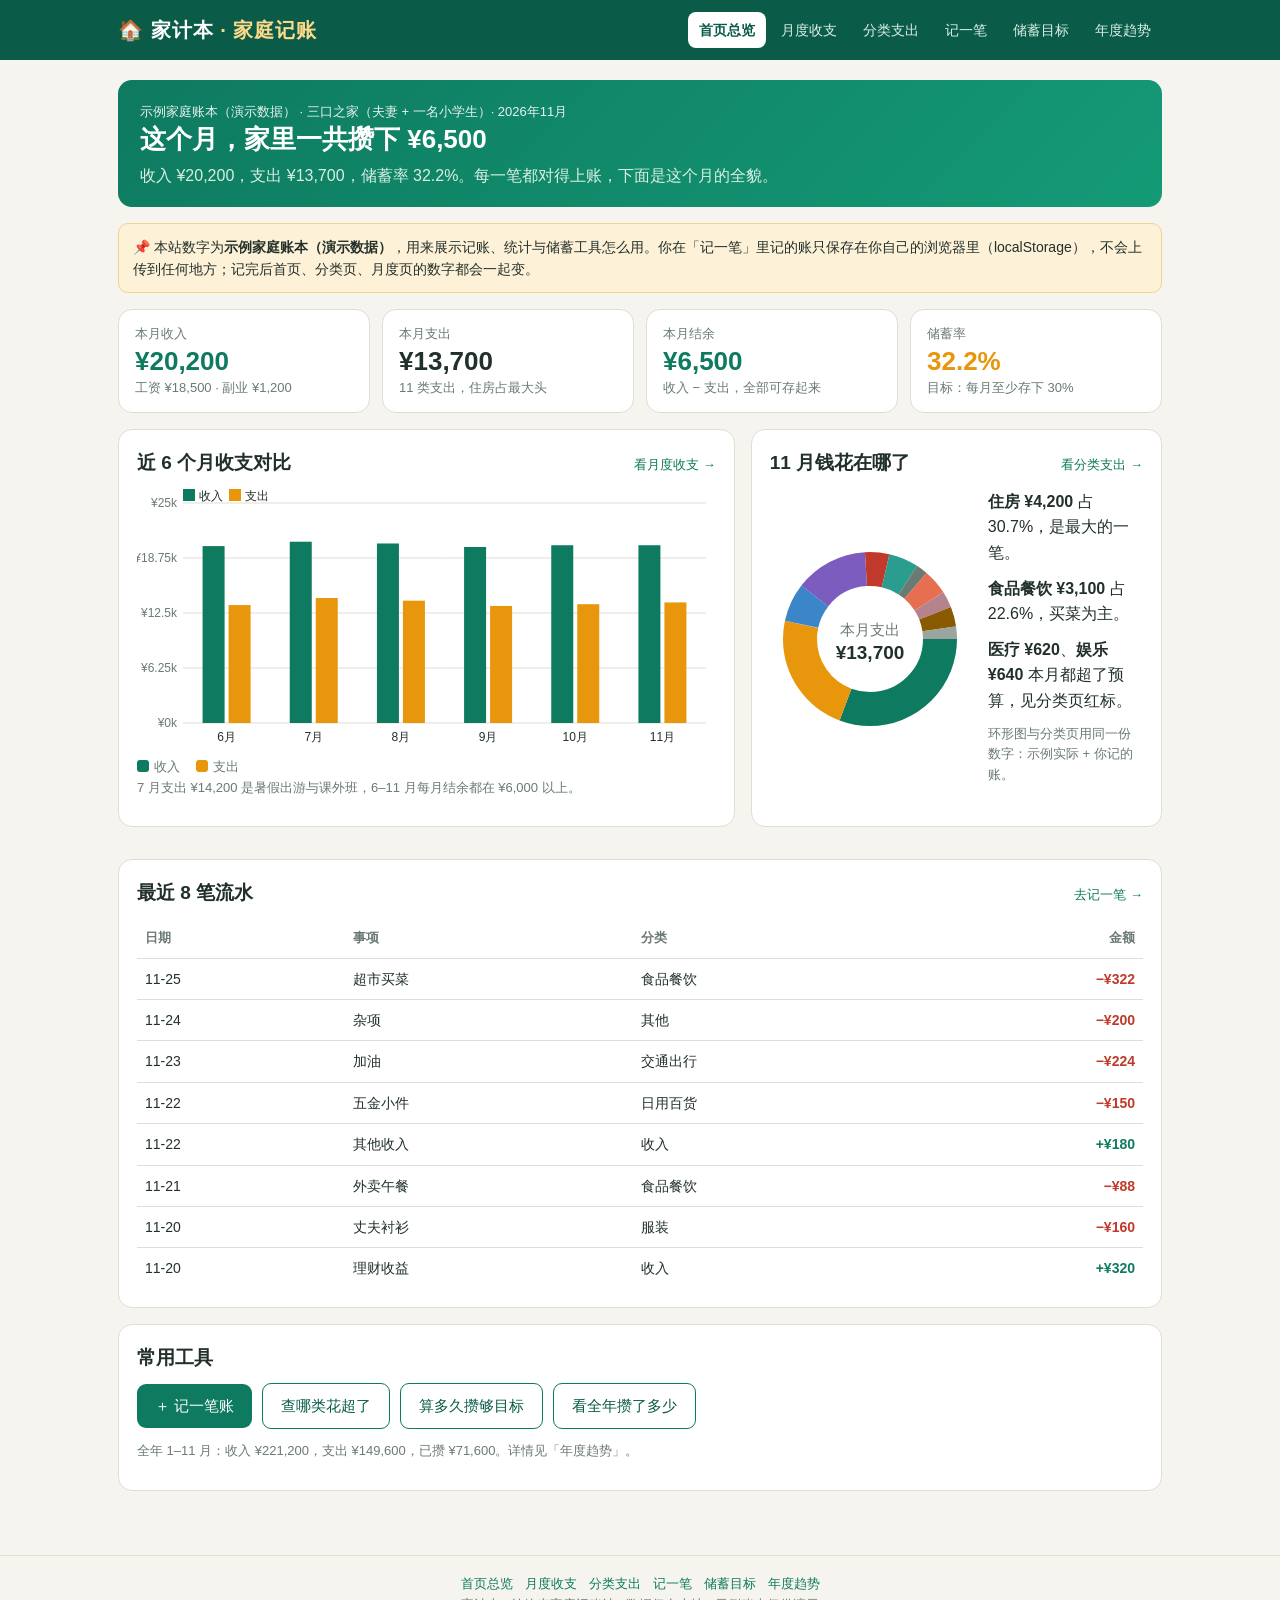
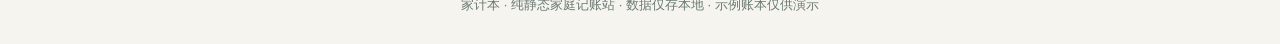
<file: app/index.html>
<!DOCTYPE html>
<html lang="zh-CN">
<head>
<meta charset="utf-8">
<meta name="viewport" content="width=device-width, initial-scale=1">
<title>家计本 · 家庭记账 — 首页</title>
<meta name="description" content="家计本：一个普通中国家庭的记账本。月度收支总览、分类支出、记账录入、储蓄目标、年度趋势，全部离线可用。">
<link rel="stylesheet" href="style.css">
<script src="data.js" defer></script>
<script src="app.js" defer></script>
</head>
<body>
<header class="topbar"><div class="topbar-inner">
  <div class="brand">🏠 家计本 <span>· 家庭记账</span></div>
  <nav>
    <a href="index.html">首页总览</a>
    <a href="overview.html">月度收支</a>
    <a href="categories.html">分类支出</a>
    <a href="add.html">记一笔</a>
    <a href="goals.html">储蓄目标</a>
    <a href="trends.html">年度趋势</a>
  </nav>
</div></header>

<main class="wrap">
  <section class="hero">
    <div class="month">示例家庭账本（演示数据） · 三口之家（夫妻 + 一名小学生）· 2026年11月</div>
    <h1>这个月，家里一共攒下 ¥6,500</h1>
    <p>收入 ¥20,200，支出 ¥13,700，储蓄率 32.2%。每一笔都对得上账，下面是这个月的全貌。</p>
  </section>

  <div class="notice">📌 本站数字为<strong>示例家庭账本（演示数据）</strong>，用来展示记账、统计与储蓄工具怎么用。你在「记一笔」里记的账只保存在你自己的浏览器里（localStorage），不会上传到任何地方；记完后首页、分类页、月度页的数字都会一起变。</div>

  <section class="kpis">
    <div class="kpi good"><div class="label">本月收入</div><div class="value num" id="kpi-income">¥20,200</div><div class="sub">工资 ¥18,500 · 副业 ¥1,200</div></div>
    <div class="kpi"><div class="label">本月支出</div><div class="value num" id="kpi-expense">¥13,700</div><div class="sub">11 类支出，住房占最大头</div></div>
    <div class="kpi good"><div class="label">本月结余</div><div class="value num" id="kpi-save">¥6,500</div><div class="sub" id="kpi-save-sub">收入 − 支出，全部可存起来</div></div>
    <div class="kpi warn"><div class="label">储蓄率</div><div class="value num" id="kpi-rate">32.2%</div><div class="sub">目标：每月至少存下 30%</div></div>
  </section>

  <div class="grid2">
    <section class="card">
      <h2>近 6 个月收支对比 <a class="more" href="overview.html">看月度收支 →</a></h2>
      <canvas id="chart-months" class="chart" role="img" aria-label="近6个月收入与支出对比柱状图"></canvas>
      <div class="legend"><span><i style="background:#0e7a5f"></i>收入</span><span><i style="background:#e8960c"></i>支出</span></div>
      <p class="small">7 月支出 ¥14,200 是暑假出游与课外班，6–11 月每月结余都在 ¥6,000 以上。</p>
    </section>
    <section class="card">
      <h2>11 月钱花在哪了 <a class="more" href="categories.html">看分类支出 →</a></h2>
      <div class="donut-wrap"><div id="donut"></div>
        <div style="flex:1;min-width:150px">
          <p id="donut-note"><strong>住房 ¥4,200</strong> 占 30.7%，是最大的一笔。</p>
          <p><strong>食品餐饮 ¥3,100</strong> 占 22.6%，买菜为主。</p>
          <p><strong>医疗 ¥620</strong>、<strong>娱乐 ¥640</strong> 本月都超了预算，见分类页红标。</p>
          <p class="small">环形图与分类页用同一份数字：示例实际 + 你记的账。</p>
        </div>
      </div>
    </section>
  </div>

  <section class="card">
    <h2>最近 8 笔流水 <a class="more" href="add.html">去记一笔 →</a></h2>
    <table>
      <thead><tr><th>日期</th><th>事项</th><th>分类</th><th class="num">金额</th></tr></thead>
      <tbody id="recent"></tbody>
    </table>
  </section>

  <section class="card">
    <h2>常用工具</h2>
    <div class="btnrow">
      <a class="btn" href="add.html">＋ 记一笔账</a>
      <a class="btn ghost" href="categories.html">查哪类花超了</a>
      <a class="btn ghost" href="goals.html">算多久攒够目标</a>
      <a class="btn ghost" href="trends.html">看全年攒了多少</a>
    </div>
    <p class="small" style="margin-top:12px" id="year-line">全年 1–11 月：收入 ¥221,200，支出 ¥149,600，已攒 ¥71,600。详情见「年度趋势」。</p>
  </section>
</main>

<footer><nav>
  <a href="index.html">首页总览</a><a href="overview.html">月度收支</a><a href="categories.html">分类支出</a><a href="add.html">记一笔</a><a href="goals.html">储蓄目标</a><a href="trends.html">年度趋势</a>
</nav><p>家计本 · 纯静态家庭记账站 · 数据仅存本地 · 示例账本仅供演示</p></footer>

<script>
window.addEventListener("DOMContentLoaded", function () {
  /* KPI：示例数 + 用户自己记的 11 月账（与分类页、月度页同一口径） */
  var t = effectiveMonthTotals("2026-11");
  var save = t.income - t.expense;
  document.getElementById("kpi-income").textContent = fmt(t.income);
  document.getElementById("kpi-expense").textContent = fmt(t.expense);
  document.getElementById("kpi-save").textContent = fmt(save);
  document.getElementById("kpi-rate").textContent = (save / t.income * 100).toFixed(1) + "%";
  document.getElementById("kpi-save-sub").textContent =
    (t.userIncome + t.userExpense > 0)
      ? "含你记的账：收入 +" + fmt(t.userIncome) + "，支出 +" + fmt(t.userExpense)
      : "收入 − 支出，全部可存起来";
  document.querySelector(".hero h1").textContent = "这个月，家里一共攒下 " + fmt(save);

  /* 近 6 个月：11 月一栏同样含用户账，其余月份是示例数 */
  var eff = effectiveMonths(), last6 = eff.slice(-6);
  drawGroupedBars(document.getElementById("chart-months"),
    last6.map(function (m) { return m.label; }),
    last6.map(function (m) { return m.income; }),
    last6.map(function (m) { return m.expense; }), "收入", "支出");

  /* 环形图：合并后的分类实际，与分类页同一份数字 */
  var cats = effectiveCategories("2026-11");
  document.getElementById("donut").innerHTML = donutSVG(
    cats.map(function (c) { return { value: c.actual, color: c.color }; }), 200);
  var top = cats[0];
  document.getElementById("donut-note").innerHTML =
    "<strong>住房 " + fmt(top.actual) + "</strong> 占 " + (top.actual / t.expense * 100).toFixed(1) + "%，是最大的一笔。";

  var rows = allTransactions().slice().sort(function (a, b) { return b.date < a.date ? -1 : 1; }).slice(0, 8);
  document.getElementById("recent").innerHTML = txRows(rows);

  /* 全年行：11 月含用户账 */
  var yi = 0, ye = 0;
  eff.forEach(function (m) { yi += m.income; ye += m.expense; });
  document.getElementById("year-line").textContent =
    "全年 1–11 月：收入 " + fmt(yi) + "，支出 " + fmt(ye) + "，已攒 " + fmt(yi - ye) + "。详情见「年度趋势」。";
});
</script>
</body>
</html>
</file>
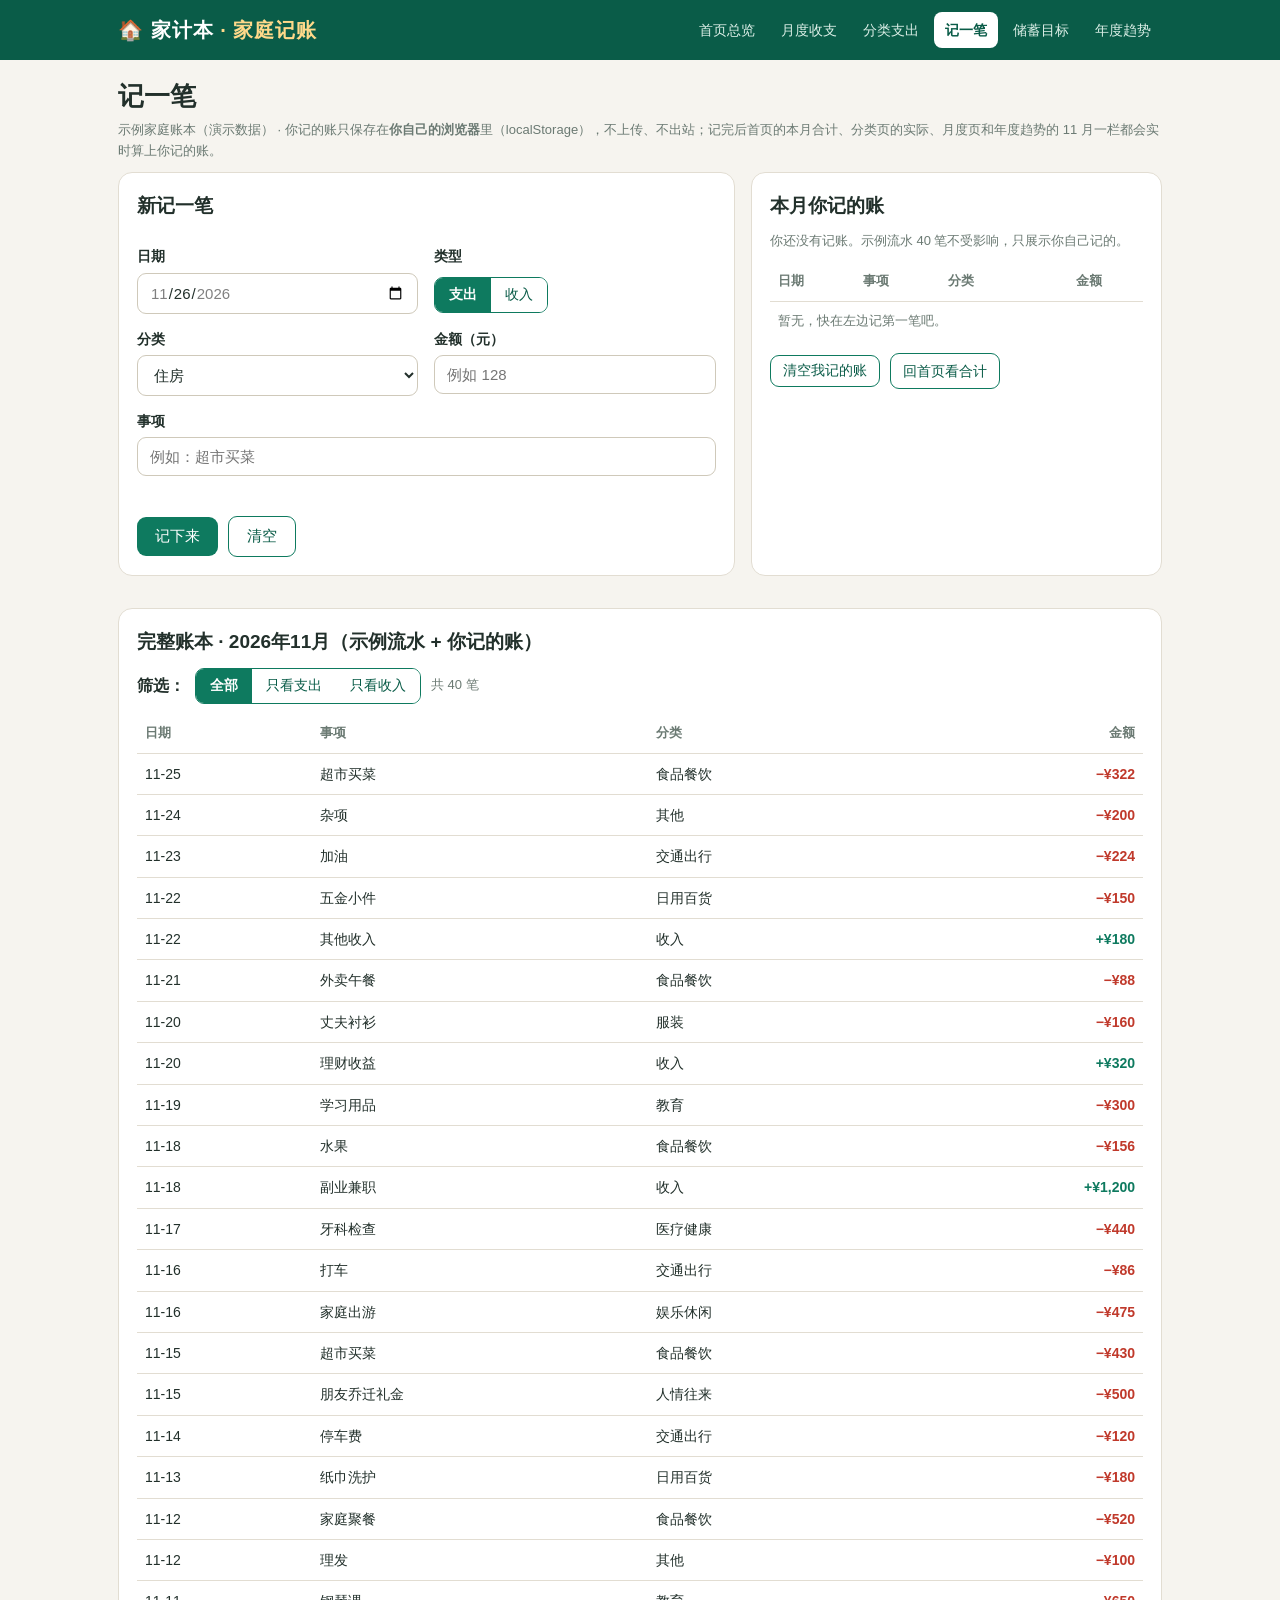
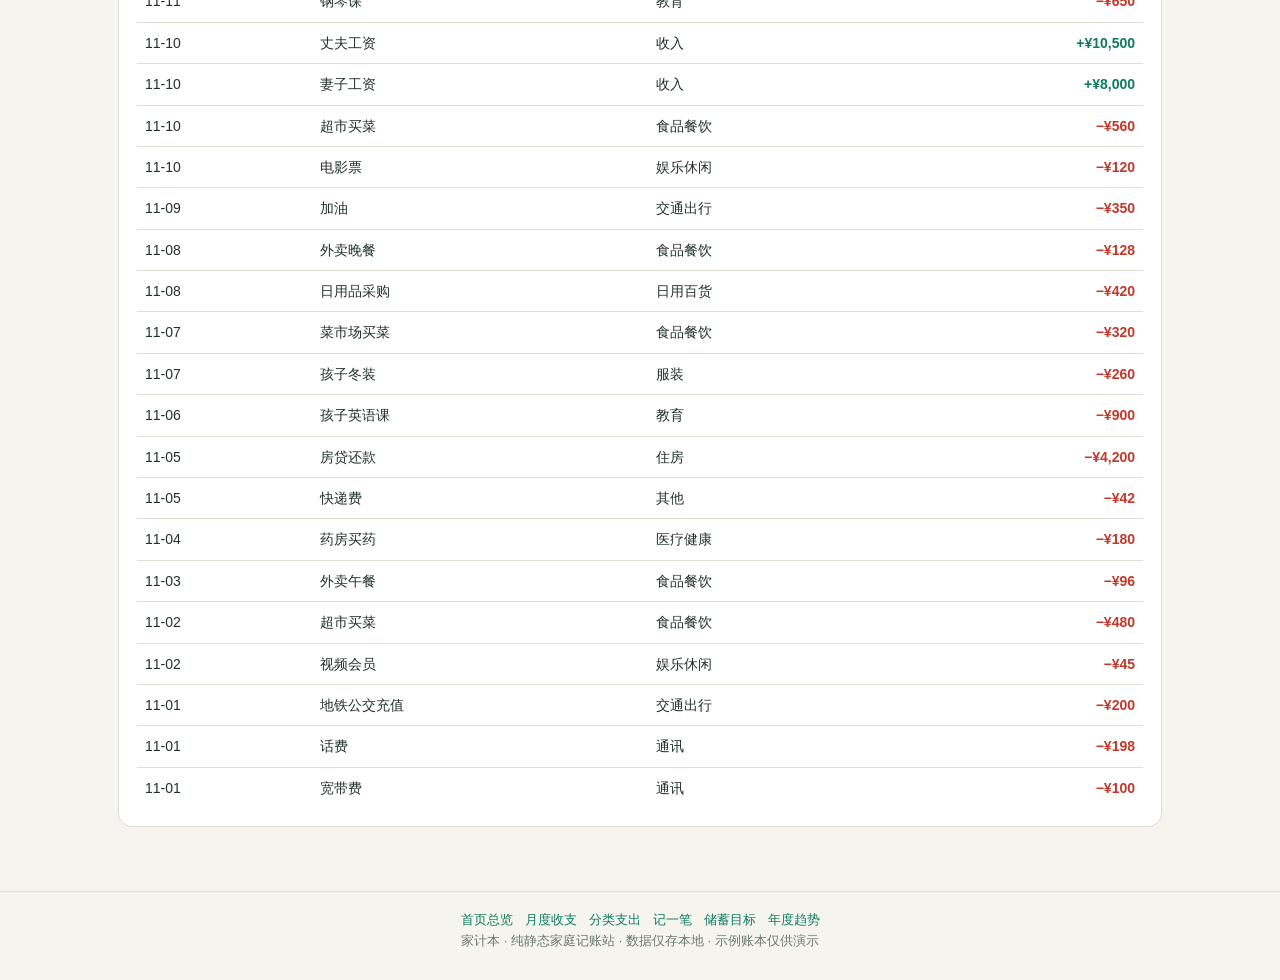
<file: app/add.html>
<!DOCTYPE html>
<html lang="zh-CN">
<head>
<meta charset="utf-8">
<meta name="viewport" content="width=device-width, initial-scale=1">
<title>家计本 · 记一笔</title>
<meta name="description" content="记一笔账：选日期、收支、分类，填金额就入账；账只存在你的浏览器里，随时可删可改。">
<link rel="stylesheet" href="style.css">
<script src="data.js" defer></script>
<script src="app.js" defer></script>
</head>
<body>
<header class="topbar"><div class="topbar-inner">
  <div class="brand">🏠 家计本 <span>· 家庭记账</span></div>
  <nav>
    <a href="index.html">首页总览</a>
    <a href="overview.html">月度收支</a>
    <a href="categories.html">分类支出</a>
    <a href="add.html">记一笔</a>
    <a href="goals.html">储蓄目标</a>
    <a href="trends.html">年度趋势</a>
  </nav>
</div></header>

<main class="wrap">
  <h1>记一笔</h1>
  <p class="small">示例家庭账本（演示数据） · 你记的账只保存在<strong>你自己的浏览器</strong>里（localStorage），不上传、不出站；记完后首页的本月合计、分类页的实际、月度页和年度趋势的 11 月一栏都会实时算上你记的账。</p>

  <div class="grid2">
    <section class="card">
      <h2>新记一笔</h2>
      <form id="entry-form">
        <div class="formgrid">
          <div>
            <label for="f-date">日期</label>
            <input type="date" id="f-date" value="2026-11-26" min="2026-11-01" max="2026-11-30" required>
          </div>
          <div>
            <label>类型</label>
            <div class="seg" id="f-type" style="margin-top:4px">
              <button type="button" data-t="expense" class="on">支出</button>
              <button type="button" data-t="income">收入</button>
            </div>
          </div>
          <div>
            <label for="f-cat">分类</label>
            <select id="f-cat"></select>
          </div>
          <div>
            <label for="f-amount">金额（元）</label>
            <input type="number" id="f-amount" min="0.01" max="1000000" step="0.01" placeholder="例如 128" required>
          </div>
        </div>
        <label for="f-name">事项</label>
        <input type="text" id="f-name" maxlength="30" placeholder="例如：超市买菜" required>
        <p id="form-msg" class="small" style="min-height:20px;margin-top:10px"></p>
        <div class="btnrow">
          <button class="btn" type="submit">记下来</button>
          <button class="btn ghost" type="reset" id="f-reset">清空</button>
        </div>
      </form>
    </section>

    <section class="card">
      <h2>本月你记的账</h2>
      <p class="small" id="my-summary">你还没有记账。示例流水 40 笔不受影响，只展示你自己记的。</p>
      <table>
        <thead><tr><th>日期</th><th>事项</th><th>分类</th><th class="num">金额</th><th></th></tr></thead>
        <tbody id="my-list"></tbody>
      </table>
      <div class="btnrow" style="margin-top:12px">
        <button class="btn ghost small" id="clear-mine" type="button">清空我记的账</button>
        <a class="btn ghost small" href="index.html">回首页看合计</a>
      </div>
    </section>
  </div>

  <section class="card">
    <h2>完整账本 · 2026年11月（示例流水 + 你记的账）</h2>
    <div class="btnrow" style="margin-bottom:10px">
      <span style="font-weight:700">筛选：</span>
      <div class="seg" id="list-filter">
        <button type="button" data-f="all" class="on">全部</button>
        <button type="button" data-f="expense">只看支出</button>
        <button type="button" data-f="income">只看收入</button>
      </div>
      <span class="small" id="list-count"></span>
    </div>
    <table>
      <thead><tr><th>日期</th><th>事项</th><th>分类</th><th class="num">金额</th></tr></thead>
      <tbody id="full-list"></tbody>
    </table>
  </section>
</main>

<footer><nav>
  <a href="index.html">首页总览</a><a href="overview.html">月度收支</a><a href="categories.html">分类支出</a><a href="add.html">记一笔</a><a href="goals.html">储蓄目标</a><a href="trends.html">年度趋势</a>
</nav><p>家计本 · 纯静态家庭记账站 · 数据仅存本地 · 示例账本仅供演示</p></footer>

<script>
/* 记一笔页的本地逻辑：表单、自己记的账列表、完整账本三块。
   注意日期只认 2026-11-01 到 2026-11-30，超出这个月的账不往里记；
   收入只有“收入”一个分类，支出才按 11 类分。 */
let pickedType = "expense";
let pickedFilter = "all";

const $ = function (id) { return document.getElementById(id); };

function byDateDesc(a, b) {
  if (a.date === b.date) return 0;
  return a.date < b.date ? 1 : -1;
}

function rebuildCatSelect() {
  const sel = $("f-cat");
  if (pickedType === "income") {
    sel.innerHTML = `<option value="income">收入</option>`;
    return;
  }
  sel.innerHTML = SAMPLE.categories
    .map((c) => `<option value="${c.key}">${c.name}</option>`)
    .join("");
}

function netText(income, expense) {
  const net = income - expense;
  return net >= 0 ? fmt(net) : "−¥" + Math.abs(net).toLocaleString("zh-CN");
}

function refreshMyEntries() {
  const mine = loadUserEntries();
  let inc = 0, exp = 0;
  mine.forEach((e) => { if (e.type === "income") inc += e.amount; else exp += e.amount; });
  $("my-summary").textContent = mine.length
    ? `你记了 ${mine.length} 笔：收入 ${fmt(inc)}，支出 ${fmt(exp)}，净影响结余 ${netText(inc, exp)}。`
    : "你还没有记账。示例流水 40 笔不受影响，只展示你自己记的。";
  const indexed = mine.map((e, i) => ({ e, i })).sort((a, b) => byDateDesc(a.e, b.e));
  $("my-list").innerHTML = mine.length
    ? indexed.map((o) => {
        const e = o.e;
        const isIncome = e.type === "income";
        return `<tr><td>${e.date.slice(5)}</td><td>${e.name}</td><td>${catName(e.cat)}</td>` +
          `<td class="num ${isIncome ? "pos" : "neg"}">${isIncome ? "+" : "−"}${fmt(e.amount)}</td>` +
          `<td><button class="btn danger" data-i="${o.i}">删除</button></td></tr>`;
      }).join("")
    : `<tr><td colspan="5" class="small">暂无，快在左边记第一笔吧。</td></tr>`;
  document.querySelectorAll("#my-list .btn.danger").forEach((btn) => {
    btn.addEventListener("click", () => {
      const list = loadUserEntries();
      list.splice(parseInt(btn.getAttribute("data-i"), 10), 1);
      saveUserEntries(list);
      refreshMyEntries();
      refreshFullLedger();
    });
  });
}

function refreshFullLedger() {
  let list = allTransactions().slice().sort(byDateDesc);
  if (pickedFilter !== "all") list = list.filter((t) => t.type === pickedFilter);
  $("list-count").textContent = `共 ${list.length} 笔`;
  $("full-list").innerHTML = txRows(list);
}

function markOn(groupSelector, activeBtn) {
  document.querySelectorAll(groupSelector).forEach((x) => x.classList.toggle("on", x === activeBtn));
}

function submitEntry(ev) {
  ev.preventDefault();
  const amount = parseFloat($("f-amount").value);
  const name = $("f-name").value.trim();
  const msg = $("form-msg");
  if (!name || !(amount > 0)) {
    msg.textContent = "请把事项和金额都填好，金额要大于 0。";
    return;
  }
  const list = loadUserEntries();
  list.push({
    date: $("f-date").value,
    type: pickedType,
    cat: $("f-cat").value,
    name: name,
    amount: Math.round(amount * 100) / 100,
  });
  saveUserEntries(list);
  msg.textContent = `✓ 已记下：${name} ${fmt(amount)}。首页、分类页、月度页的合计已同步更新。`;
  $("f-amount").value = "";
  $("f-name").value = "";
  refreshMyEntries();
  refreshFullLedger();
}

window.addEventListener("DOMContentLoaded", () => {
  rebuildCatSelect();
  document.querySelectorAll("#f-type button").forEach((b) => {
    b.addEventListener("click", () => {
      pickedType = b.getAttribute("data-t");
      markOn("#f-type button", b);
      rebuildCatSelect();
    });
  });
  document.querySelectorAll("#list-filter button").forEach((b) => {
    b.addEventListener("click", () => {
      pickedFilter = b.getAttribute("data-f");
      markOn("#list-filter button", b);
      refreshFullLedger();
    });
  });
  $("entry-form").addEventListener("submit", submitEntry);
  $("f-reset").addEventListener("click", () => { $("form-msg").textContent = ""; });
  $("clear-mine").addEventListener("click", () => {
    if (!loadUserEntries().length) return;
    saveUserEntries([]);
    refreshMyEntries();
    refreshFullLedger();
    $("form-msg").textContent = "已清空你记的账，示例流水不受影响。";
  });
  refreshMyEntries();
  refreshFullLedger();
});
</script>
</body>
</html>
</file>
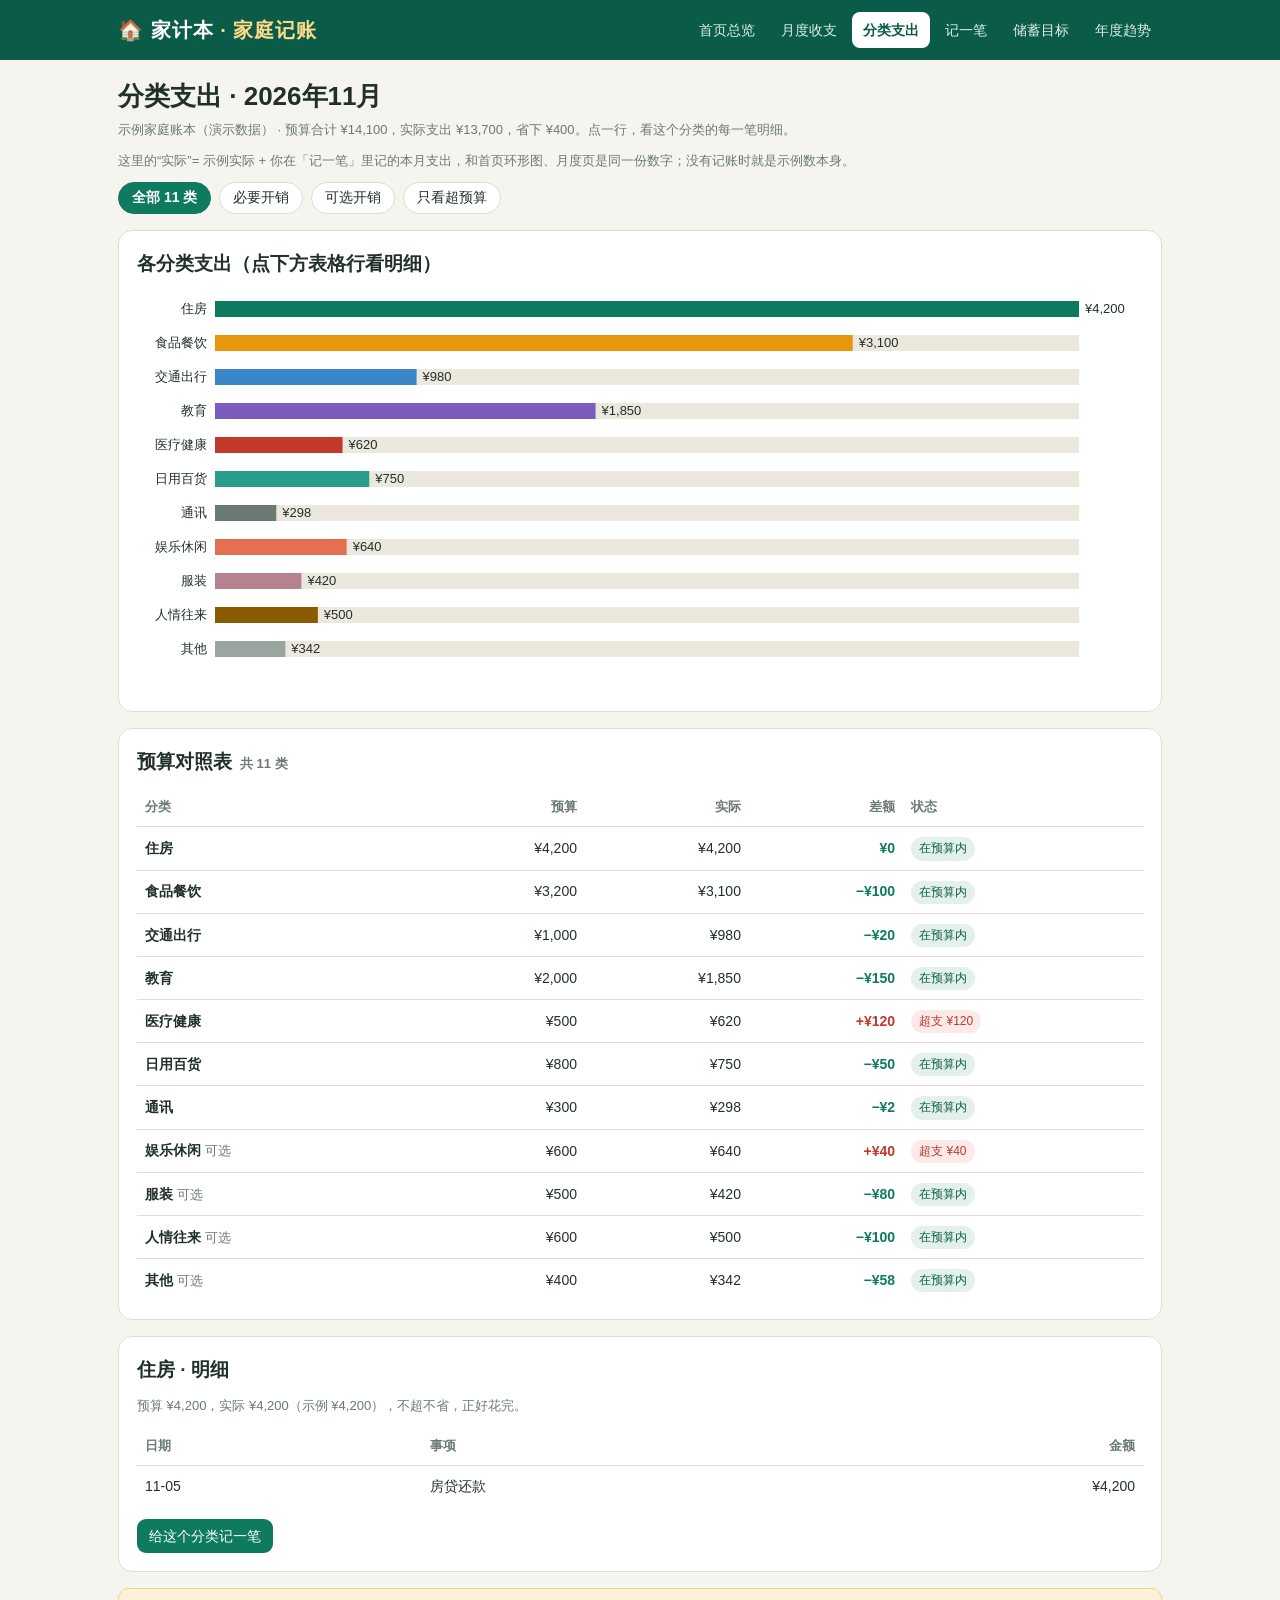
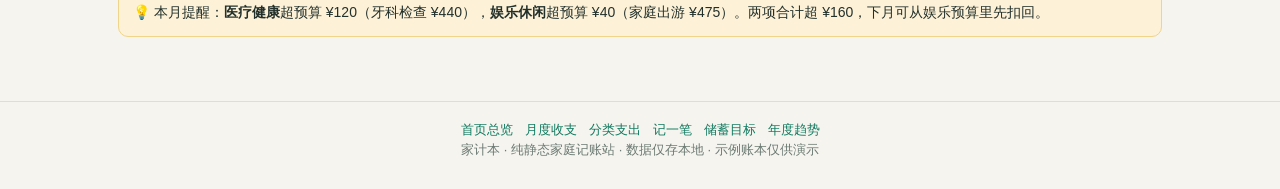
<file: app/categories.html>
<!DOCTYPE html>
<html lang="zh-CN">
<head>
<meta charset="utf-8">
<meta name="viewport" content="width=device-width, initial-scale=1">
<title>家计本 · 分类支出</title>
<meta name="description" content="11 类支出逐项对照预算：哪类超了、超多少、钱花在哪些笔上，点分类看明细。">
<link rel="stylesheet" href="style.css">
<script src="data.js" defer></script>
<script src="app.js" defer></script>
</head>
<body>
<header class="topbar"><div class="topbar-inner">
  <div class="brand">🏠 家计本 <span>· 家庭记账</span></div>
  <nav>
    <a href="index.html">首页总览</a>
    <a href="overview.html">月度收支</a>
    <a href="categories.html">分类支出</a>
    <a href="add.html">记一笔</a>
    <a href="goals.html">储蓄目标</a>
    <a href="trends.html">年度趋势</a>
  </nav>
</div></header>

<main class="wrap">
  <h1>分类支出 · 2026年11月</h1>
  <p class="small" id="cat-head">示例家庭账本（演示数据） · 预算合计 ¥14,100，实际支出 ¥13,700，省下 ¥400。点一行，看这个分类的每一笔明细。</p>
  <p class="small">这里的“实际”= 示例实际 + 你在「记一笔」里记的本月支出，和首页环形图、月度页是同一份数字；没有记账时就是示例数本身。</p>

  <div class="chips" id="filter" style="margin-bottom:16px">
    <button class="chip on" data-f="all">全部 11 类</button>
    <button class="chip" data-f="need">必要开销</button>
    <button class="chip" data-f="opt">可选开销</button>
    <button class="chip" data-f="over">只看超预算</button>
  </div>

  <section class="card">
    <h2>各分类支出（点下方表格行看明细）</h2>
    <canvas id="chart-cats" class="chart" role="img" aria-label="各分类支出横向条形图"></canvas>
  </section>

  <section class="card">
    <h2>预算对照表 <span class="small" id="cat-count"></span></h2>
    <table>
      <thead><tr><th>分类</th><th class="num">预算</th><th class="num">实际</th><th class="num">差额</th><th>状态</th></tr></thead>
      <tbody id="cat-table"></tbody>
    </table>
  </section>

  <section class="card" id="detail-card">
    <h2 id="detail-title">住房 · 明细</h2>
    <p class="small" id="detail-sub">预算 ¥4,200，实际 ¥4,200，不超不省，正好花完。</p>
    <table>
      <thead><tr><th>日期</th><th>事项</th><th class="num">金额</th></tr></thead>
      <tbody id="detail-rows"></tbody>
    </table>
    <div class="btnrow" style="margin-top:12px"><a class="btn small" href="add.html">给这个分类记一笔</a></div>
  </section>

  <div class="notice">💡 本月提醒：<strong>医疗健康</strong>超预算 ¥120（牙科检查 ¥440），<strong>娱乐休闲</strong>超预算 ¥40（家庭出游 ¥475）。两项合计超 ¥160，下月可从娱乐预算里先扣回。</div>
</main>

<footer><nav>
  <a href="index.html">首页总览</a><a href="overview.html">月度收支</a><a href="categories.html">分类支出</a><a href="add.html">记一笔</a><a href="goals.html">储蓄目标</a><a href="trends.html">年度趋势</a>
</nav><p>家计本 · 纯静态家庭记账站 · 数据仅存本地 · 示例账本仅供演示</p></footer>

<script>
var currentFilter = "all";
function filteredCats() {
  return effectiveCategories("2026-11").filter(function (c) {
    if (currentFilter === "need") return c.need;
    if (currentFilter === "opt") return !c.need;
    if (currentFilter === "over") return c.actual > c.budget;
    return true;
  });
}
function renderCats() {
  var list = filteredCats();
  var all = effectiveCategories("2026-11");
  var exp = 0, userExp = 0;
  all.forEach(function (c) { exp += c.actual; userExp += c.userActual; });
  document.getElementById("cat-head").textContent =
    "示例家庭账本（演示数据） · 预算合计 " + fmt(totalBudget()) + "，实际支出 " + fmt(exp) +
    "，" + (exp <= totalBudget() ? "省下 " + fmt(totalBudget() - exp) : "超支 " + fmt(exp - totalBudget())) +
    (userExp > 0 ? "（含你记的账 " + fmt(userExp) + "）" : "") + "。点一行，看这个分类的每一笔明细。";
  document.getElementById("cat-count").textContent = "共 " + list.length + " 类";
  drawHbars(document.getElementById("chart-cats"),
    list.map(function (c) { return { label: c.name, value: c.actual, color: c.color }; }));
  document.getElementById("cat-table").innerHTML = list.map(function (c) {
    var d = c.actual - c.budget, over = d > 0;
    return "<tr data-key=\"" + c.key + "\" style=\"cursor:pointer\"><td><strong>" + c.name + "</strong>" +
      (c.need ? "" : " <span class=\"small\">可选</span>") +
      (c.userActual > 0 ? " <span class=\"small\">含你记的 " + fmt(c.userActual) + "</span>" : "") +
      "</td><td class=\"num\">" + fmt(c.budget) +
      "</td><td class=\"num\">" + fmt(c.actual) + "</td><td class=\"num " + (over ? "neg" : "pos") + "\">" +
      (over ? "+" : d < 0 ? "−" : "") + "¥" + Math.abs(d).toLocaleString("zh-CN") + "</td><td>" +
      (over ? "<span class=\"tag over\">超支 ¥" + d + "</span>" : "<span class=\"tag\">在预算内</span>") + "</td></tr>";
  }).join("");
  document.querySelectorAll("#cat-table tr").forEach(function (tr) {
    tr.addEventListener("click", function () { showDetail(tr.getAttribute("data-key"), true); });
  });
}
function showDetail(key, scroll) {
  var c = effectiveCategories("2026-11").filter(function (x) { return x.key === key; })[0];
  if (!c) return;
  var d = c.actual - c.budget;
  document.getElementById("detail-title").textContent = c.name + " · 明细";
  document.getElementById("detail-sub").textContent = "预算 " + fmt(c.budget) + "，实际 " + fmt(c.actual) +
    "（示例 " + fmt(c.sampleActual) + (c.userActual > 0 ? " + 你记的 " + fmt(c.userActual) : "") + "），" +
    (d > 0 ? "超支 " + fmt(d) + "。" : d < 0 ? "省下 " + fmt(-d) + "。" : "不超不省，正好花完。");
  var rows = allTransactions().filter(function (t) { return t.cat === key; })
    .sort(function (a, b) { return a.date < b.date ? -1 : 1; });
  document.getElementById("detail-rows").innerHTML = rows.length ? rows.map(function (t) {
    return "<tr><td>" + t.date.slice(5) + "</td><td>" + t.name + "</td><td class=\"num\">" + fmt(t.amount) + "</td></tr>";
  }).join("") : "<tr><td colspan=\"3\" class=\"small\">这个分类本月还没有流水，去「记一笔」记第一笔。</td></tr>";
  if (scroll) document.getElementById("detail-card").scrollIntoView({ behavior: "smooth", block: "nearest" });
}
window.addEventListener("DOMContentLoaded", function () {
  document.querySelectorAll("#filter .chip").forEach(function (b) {
    b.addEventListener("click", function () {
      currentFilter = b.getAttribute("data-f");
      document.querySelectorAll("#filter .chip").forEach(function (x) { x.classList.toggle("on", x === b); });
      renderCats();
    });
  });
  renderCats();
  showDetail("housing");
});
</script>
</body>
</html>
</file>
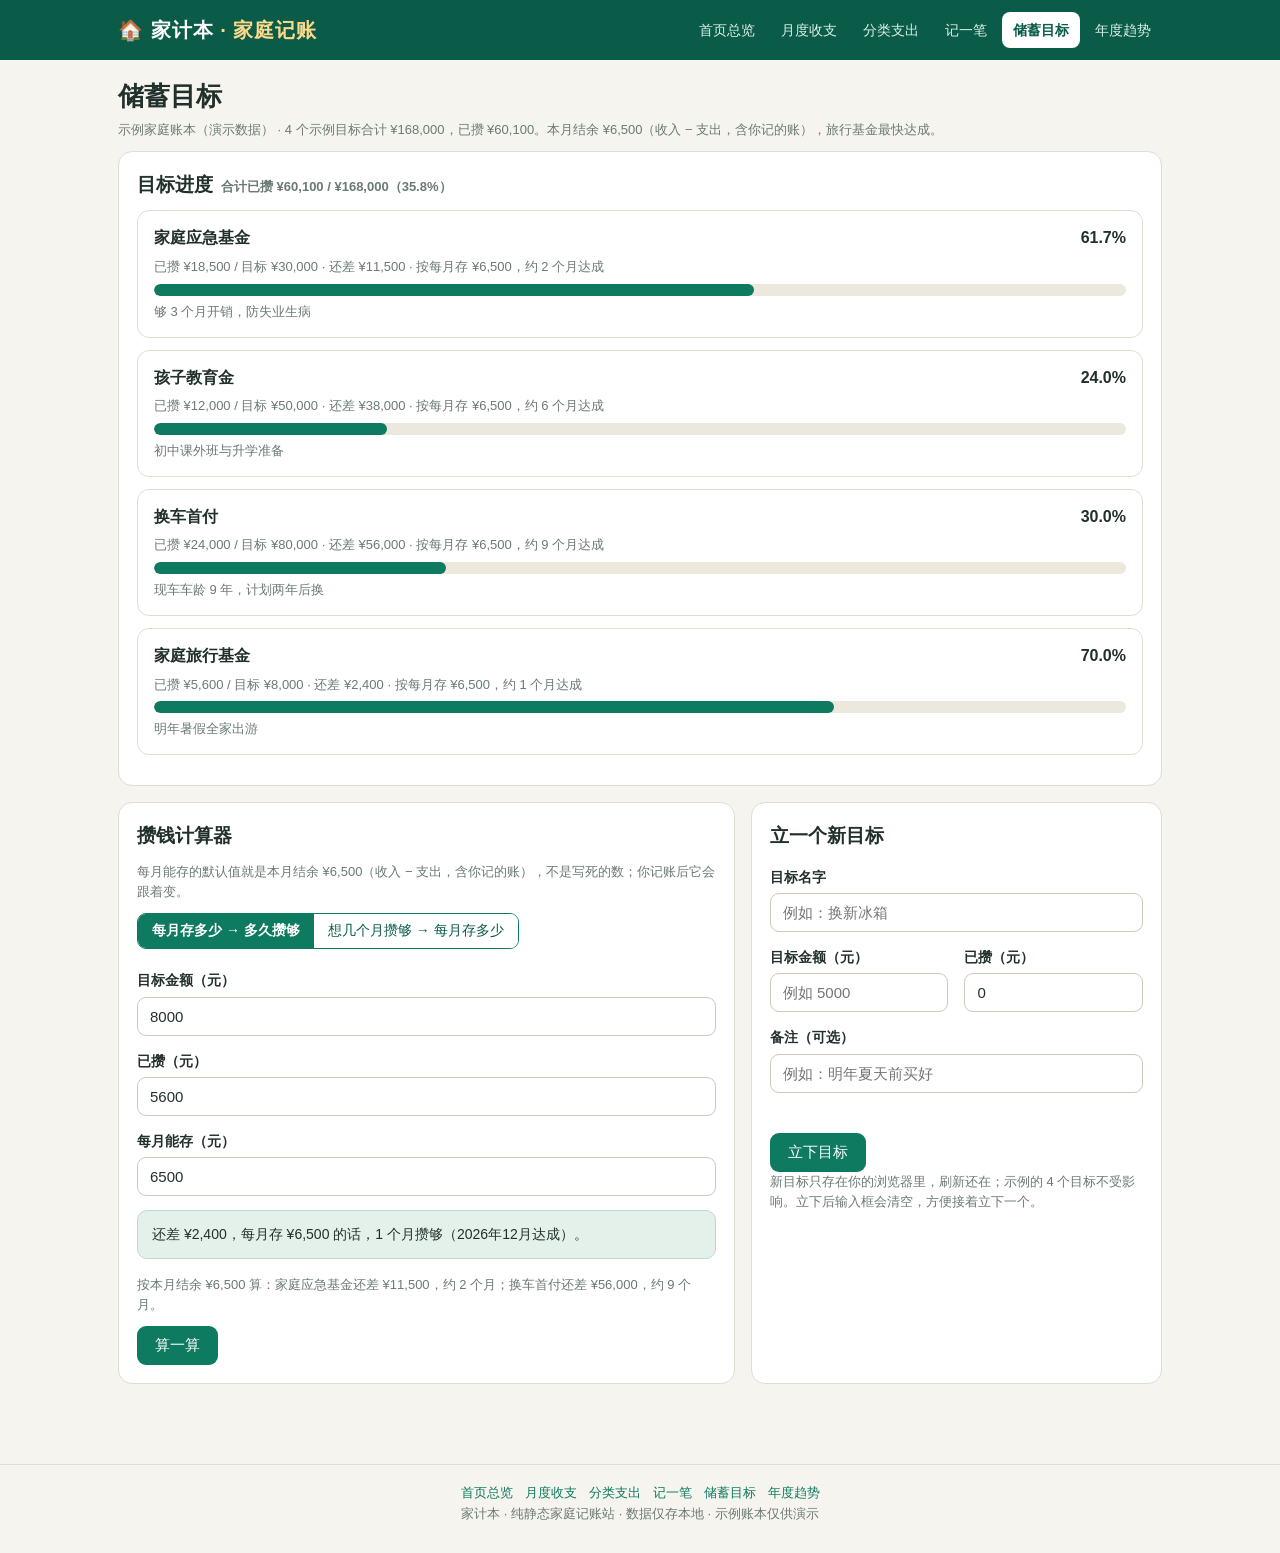
<file: app/goals.html>
<!DOCTYPE html>
<html lang="zh-CN">
<head>
<meta charset="utf-8">
<meta name="viewport" content="width=device-width, initial-scale=1">
<title>家计本 · 储蓄目标</title>
<meta name="description" content="四个储蓄目标的进度：应急基金、教育金、换车首付、旅行基金；算一算每月存多少、多久能攒够。">
<link rel="stylesheet" href="style.css">
<script src="data.js" defer></script>
<script src="app.js" defer></script>
</head>
<body>
<header class="topbar"><div class="topbar-inner">
  <div class="brand">🏠 家计本 <span>· 家庭记账</span></div>
  <nav>
    <a href="index.html">首页总览</a>
    <a href="overview.html">月度收支</a>
    <a href="categories.html">分类支出</a>
    <a href="add.html">记一笔</a>
    <a href="goals.html">储蓄目标</a>
    <a href="trends.html">年度趋势</a>
  </nav>
</div></header>

<main class="wrap">
  <h1>储蓄目标</h1>
  <p class="small" id="goals-head">示例家庭账本（演示数据） · 4 个目标合计 ¥168,000，已攒 ¥60,100。本月结余按现在的收支实时算，旅行基金最快达成。</p>

  <section class="card">
    <h2>目标进度 <span class="small">合计已攒 ¥60,100 / ¥168,000（35.8%）</span></h2>
    <div id="goal-list"></div>
  </section>

  <div class="grid2">
    <section class="card">
      <h2>攒钱计算器</h2>
      <p class="small" id="calc-base">每月能存的默认值，就是本月结余（收入 − 支出，含你记的账），不是写死的数。</p>
      <div class="seg" id="calc-mode" style="margin-bottom:6px">
        <button type="button" data-m="months" class="on">每月存多少 → 多久攒够</button>
        <button type="button" data-m="amount">想几个月攒够 → 每月存多少</button>
      </div>
      <label for="c-target">目标金额（元）</label>
      <input type="number" id="c-target" value="8000" min="100" step="100">
      <label for="c-saved">已攒（元）</label>
      <input type="number" id="c-saved" value="5600" min="0" step="100">
      <label for="c-x" id="c-x-label">每月能存（元）</label>
      <input type="number" id="c-x" min="1" step="100">
      <p id="calc-out" class="notice green" style="margin-top:14px"></p>
      <p class="small" id="calc-hint"></p>
      <div class="btnrow"><button class="btn" id="c-run" type="button">算一算</button></div>
    </section>

    <section class="card">
      <h2>立一个新目标</h2>
      <label for="g-name">目标名字</label>
      <input type="text" id="g-name" maxlength="20" placeholder="例如：换新冰箱">
      <div class="formgrid">
        <div><label for="g-target">目标金额（元）</label><input type="number" id="g-target" min="100" step="100" placeholder="例如 5000"></div>
        <div><label for="g-saved">已攒（元）</label><input type="number" id="g-saved" min="0" step="100" value="0"></div>
      </div>
      <label for="g-note">备注（可选）</label>
      <input type="text" id="g-note" maxlength="40" placeholder="例如：明年夏天前买好">
      <p id="g-msg" class="small" style="min-height:20px;margin-top:10px"></p>
      <div class="btnrow"><button class="btn" id="g-add" type="button">立下目标</button></div>
      <p class="small">新目标只存在你的浏览器里，刷新还在；示例的 4 个目标不受影响。立下后输入框会清空，方便接着立下一个。</p>
    </section>
  </div>
</main>

<footer><nav>
  <a href="index.html">首页总览</a><a href="overview.html">月度收支</a><a href="categories.html">分类支出</a><a href="add.html">记一笔</a><a href="goals.html">储蓄目标</a><a href="trends.html">年度趋势</a>
</nav><p>家计本 · 纯静态家庭记账站 · 数据仅存本地 · 示例账本仅供演示</p></footer>

<script>
/* 储蓄目标页：示例的 4 个目标是死的（存在 data.js 里），自己立的目标
   存在浏览器本地；两拨目标拼在一起展示。
   一条硬规矩：本月结余 ≤ 0 时，到处都只写“本月结余不足”，不做除法——
   结余是 0 或负数时算“几个月攒够”会得出 Infinity 或负数，那是错的。 */
const GOAL_KEY = "jiajiben-goals-v1";
let calcMode = "months";

const $ = (id) => document.getElementById(id);

function readCustomGoals() {
  try {
    const parsed = JSON.parse(localStorage.getItem(GOAL_KEY) || "[]");
    return Array.isArray(parsed) ? parsed : [];
  } catch (e) {
    return [];
  }
}
function combinedGoals() {
  return SAMPLE.goals.concat(readCustomGoals());
}

/* 某个目标离达成还有几个月：已达成是 0，结余不足时不算、返回 null。 */
function monthsToFinish(goal, surplus) {
  const left = goal.target - goal.saved;
  if (left <= 0) return 0;
  if (surplus <= 0) return null;
  return Math.ceil(left / surplus);
}

function paintGoalList() {
  const surplus = currentMonthlySurplus();
  const list = combinedGoals();
  $("goals-head").textContent =
    `示例家庭账本（演示数据） · 4 个示例目标合计 ¥168,000，已攒 ¥60,100。本月结余 ${fmt(surplus)}（收入 − 支出，含你记的账），旅行基金最快达成。`;
  $("goal-list").innerHTML = list.map((g, i) => {
    const pct = Math.min(100, (g.saved / g.target) * 100);
    const left = g.target - g.saved;
    const months = monthsToFinish(g, surplus);
    let tail;
    if (left <= 0) tail = " · 已达成 🎉";
    else if (months === null) tail = " · 本月结余不足";
    else tail = ` · 按每月存 ${fmt(surplus)}，约 ${months} 个月达成`;
    const mine = i >= SAMPLE.goals.length;
    return `<div class="goal"><div class="g-head"><span>${g.name}</span><span class="num">${pct.toFixed(1)}%</span></div>` +
      `<div class="g-num">已攒 ${fmt(g.saved)} / 目标 ${fmt(g.target)} · 还差 ${fmt(Math.max(0, left))}${tail}</div>` +
      `<div class="bar"><i style="width:${pct.toFixed(1)}%"></i></div>` +
      `<div class="small" style="margin-top:6px">${g.note || ""}${mine ? ` <button class="btn danger" data-gi="${i}">删除</button>` : ""}</div></div>`;
  }).join("");
  document.querySelectorAll("#goal-list .btn.danger").forEach((b) => {
    b.addEventListener("click", () => {
      const mine = readCustomGoals();
      mine.splice(parseInt(b.getAttribute("data-gi"), 10) - SAMPLE.goals.length, 1);
      localStorage.setItem(GOAL_KEY, JSON.stringify(mine));
      paintGoalList();
    });
  });
}

/* 计算器下方那行小字：结余不足时只写一句话，不算任何“约几个月”。 */
function refreshCalcHint(surplus) {
  if (surplus <= 0) {
    $("calc-hint").textContent = "本月结余不足";
    return;
  }
  const first = SAMPLE.goals[0];
  const third = SAMPLE.goals[2];
  $("calc-hint").textContent =
    `按本月结余 ${fmt(surplus)} 算：${first.name}还差 ${fmt(first.target - first.saved)}，约 ` +
    `${Math.ceil((first.target - first.saved) / surplus)} 个月；${third.name}还差 ${fmt(third.target - third.saved)}，约 ` +
    `${Math.ceil((third.target - third.saved) / surplus)} 个月。`;
}

function runCalculator() {
  const surplus = currentMonthlySurplus();
  const target = parseFloat($("c-target").value) || 0;
  const saved = parseFloat($("c-saved").value) || 0;
  const x = parseFloat($("c-x").value) || 0;
  const out = $("calc-out");
  if (target <= 0) {
    out.textContent = "请先填目标金额。";
    refreshCalcHint(surplus);
    return;
  }
  if (saved >= target) {
    out.textContent = `🎉 已攒够 ${fmt(target)}，目标达成！`;
    refreshCalcHint(surplus);
    return;
  }
  const left = target - saved;
  if (calcMode === "months") {
    if (x <= 0) {
      out.textContent = "每月能存的金额要大于 0。";
      refreshCalcHint(surplus);
      return;
    }
    const m = Math.ceil(left / x);
    const done = new Date(2026, 11 + m - 1, 1);
    out.textContent = `还差 ${fmt(left)}，每月存 ${fmt(x)} 的话，${m} 个月攒够（${done.getFullYear()}年${done.getMonth() + 1}月达成）。`;
  } else {
    if (x <= 0) {
      out.textContent = "想几个月攒够？填一个大于 0 的月数。";
      refreshCalcHint(surplus);
      return;
    }
    const per = Math.ceil(left / x / 10) * 10;
    const verdict = per <= surplus
      ? "，够！"
      : `，不够，要多攒 ${fmt(per - surplus)} 或延长时间。`;
    out.textContent = `还差 ${fmt(left)}，想 ${x} 个月攒够，每月要存 ${fmt(per)}（本月结余 ${fmt(surplus)}${verdict}）`;
  }
  refreshCalcHint(surplus);
}

window.addEventListener("DOMContentLoaded", () => {
  const surplus = currentMonthlySurplus();
  $("c-x").value = surplus;
  $("calc-base").textContent =
    `每月能存的默认值就是本月结余 ${fmt(surplus)}（收入 − 支出，含你记的账），不是写死的数；你记账后它会跟着变。`;
  paintGoalList();
  document.querySelectorAll("#calc-mode button").forEach((b) => {
    b.addEventListener("click", () => {
      calcMode = b.getAttribute("data-m");
      document.querySelectorAll("#calc-mode button").forEach((x) => x.classList.toggle("on", x === b));
      $("c-x-label").textContent = calcMode === "months" ? "每月能存（元）" : "想几个月攒够";
      $("c-x").value = calcMode === "months" ? surplus : 6;
      runCalculator();
    });
  });
  ["c-target", "c-saved", "c-x"].forEach((id) => {
    $(id).addEventListener("input", runCalculator);
  });
  $("c-run").addEventListener("click", runCalculator);
  $("g-add").addEventListener("click", () => {
    const name = $("g-name").value.trim();
    const target = parseFloat($("g-target").value) || 0;
    const saved = parseFloat($("g-saved").value) || 0;
    const msg = $("g-msg");
    if (!name || target <= 0) {
      msg.textContent = "请填目标名字和大于 0 的目标金额。";
      return;
    }
    const mine = readCustomGoals();
    mine.push({ name, target, saved, note: $("g-note").value.trim() });
    localStorage.setItem(GOAL_KEY, JSON.stringify(mine));
    msg.textContent = `✓ 目标「${name}」已立下。`;
    /* 立下后把四个框全清空，方便接着立下一个 */
    $("g-name").value = "";
    $("g-target").value = "";
    $("g-saved").value = "0";
    $("g-note").value = "";
    paintGoalList();
  });
  runCalculator();
});
</script>
</body>
</html>
</file>
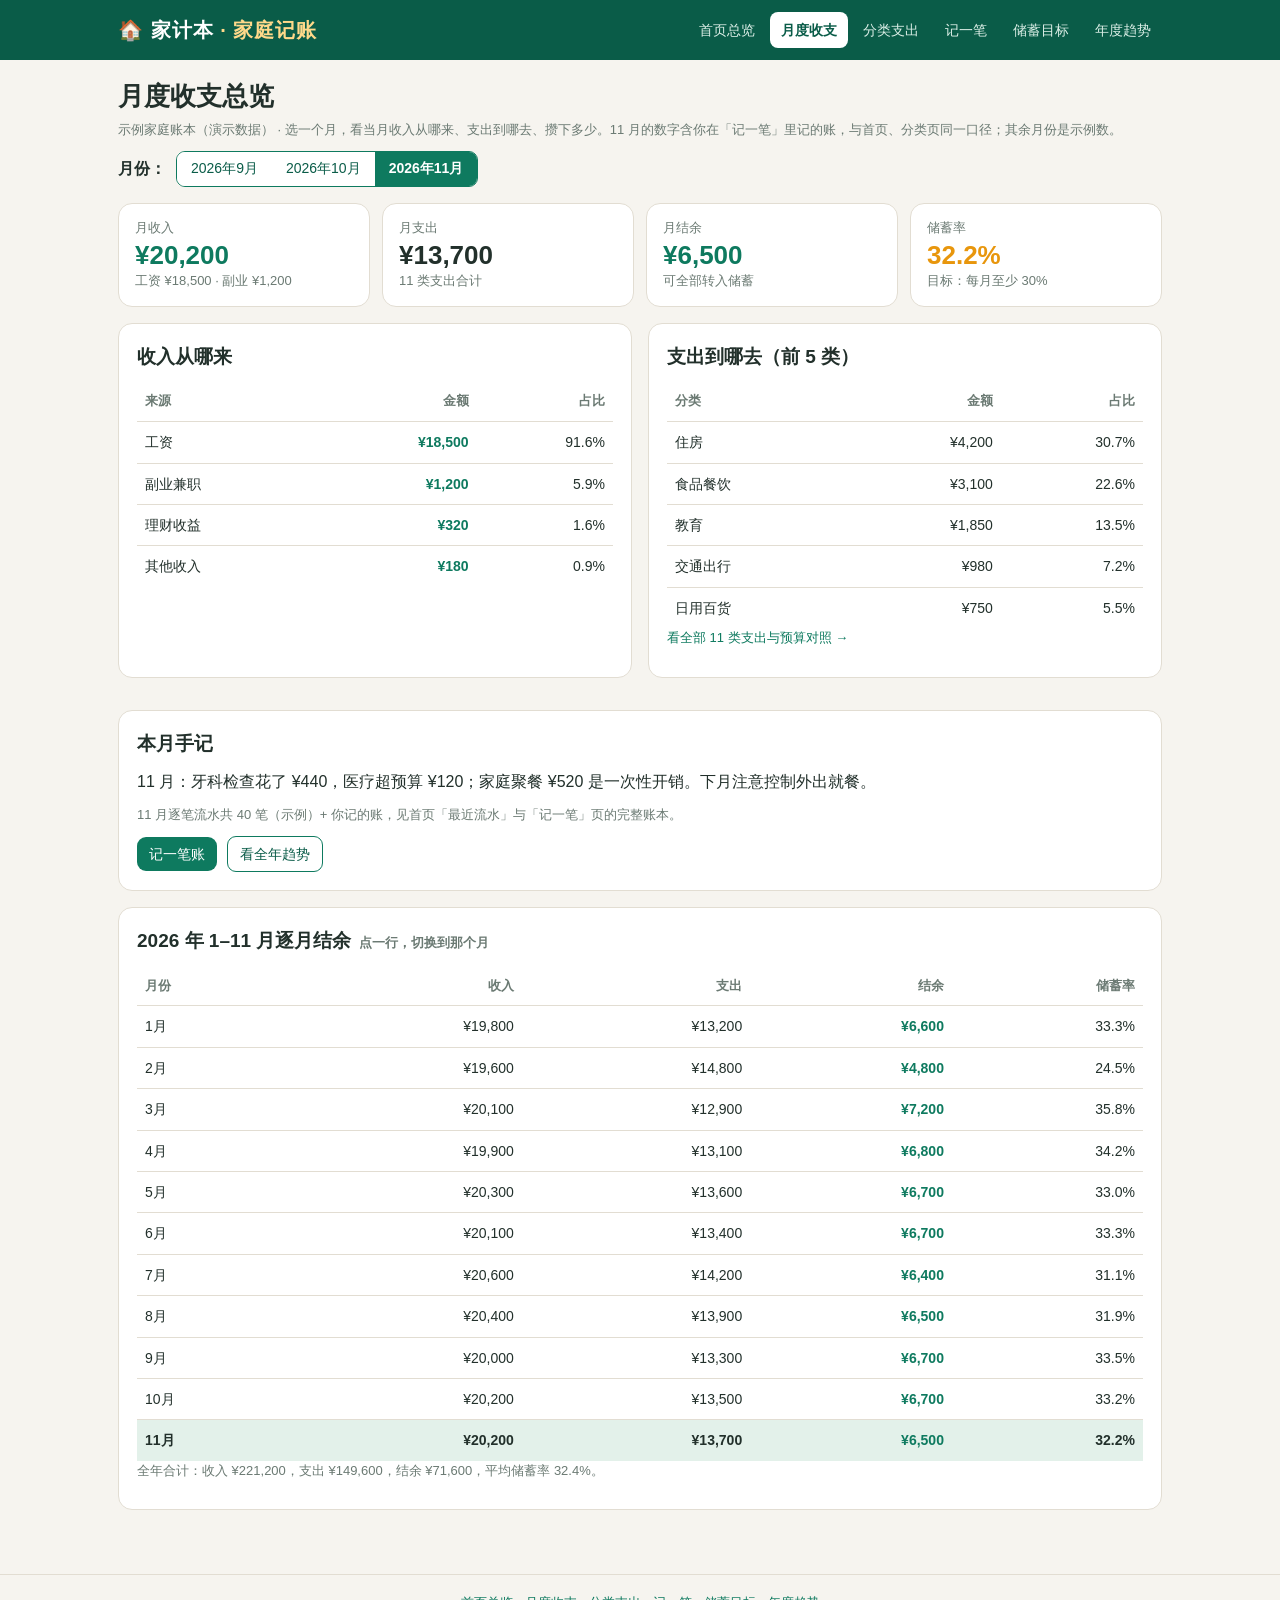
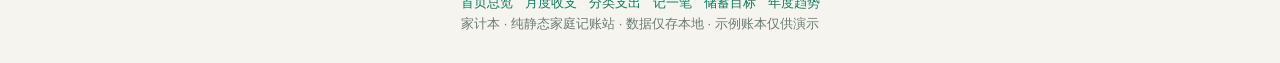
<file: app/overview.html>
<!DOCTYPE html>
<html lang="zh-CN">
<head>
<meta charset="utf-8">
<meta name="viewport" content="width=device-width, initial-scale=1">
<title>家计本 · 月度收支总览</title>
<meta name="description" content="按月查看家庭收入、支出与结余，1–11 月逐月切换，每月收支明细完整可查。">
<link rel="stylesheet" href="style.css">
<script src="data.js" defer></script>
<script src="app.js" defer></script>
</head>
<body>
<header class="topbar"><div class="topbar-inner">
  <div class="brand">🏠 家计本 <span>· 家庭记账</span></div>
  <nav>
    <a href="index.html">首页总览</a>
    <a href="overview.html">月度收支</a>
    <a href="categories.html">分类支出</a>
    <a href="add.html">记一笔</a>
    <a href="goals.html">储蓄目标</a>
    <a href="trends.html">年度趋势</a>
  </nav>
</div></header>

<main class="wrap">
  <h1>月度收支总览</h1>
  <p class="small">示例家庭账本（演示数据） · 选一个月，看当月收入从哪来、支出到哪去、攒下多少。11 月的数字含你在「记一笔」里记的账，与首页、分类页同一口径；其余月份是示例数。</p>

  <div class="btnrow" style="margin-bottom:16px">
    <span style="font-weight:700">月份：</span>
    <div class="seg" id="month-seg">
      <button data-m="2026-09">2026年9月</button>
      <button data-m="2026-10">2026年10月</button>
      <button data-m="2026-11" class="on">2026年11月</button>
    </div>
  </div>

  <section class="kpis">
    <div class="kpi good"><div class="label">月收入</div><div class="value num" id="ov-income">¥20,200</div><div class="sub" id="ov-income-sub">工资 ¥18,500 · 副业 ¥1,200</div></div>
    <div class="kpi"><div class="label">月支出</div><div class="value num" id="ov-expense">¥13,700</div><div class="sub">11 类支出合计</div></div>
    <div class="kpi good"><div class="label">月结余</div><div class="value num" id="ov-save">¥6,500</div><div class="sub" id="ov-save-sub">可全部转入储蓄</div></div>
    <div class="kpi warn"><div class="label">储蓄率</div><div class="value num" id="ov-rate">32.2%</div><div class="sub">目标：每月至少 30%</div></div>
  </section>

  <div class="grid2eq">
    <section class="card">
      <h2>收入从哪来</h2>
      <table><thead><tr><th>来源</th><th class="num">金额</th><th class="num">占比</th></tr></thead>
      <tbody id="inc-table"></tbody></table>
    </section>
    <section class="card">
      <h2>支出到哪去（前 5 类）</h2>
      <table><thead><tr><th>分类</th><th class="num">金额</th><th class="num">占比</th></tr></thead>
      <tbody id="exp-table"></tbody></table>
      <p class="small"><a href="categories.html">看全部 11 类支出与预算对照 →</a></p>
    </section>
  </div>

  <section class="card">
    <h2>本月手记</h2>
    <p id="month-note">11 月：牙科检查花了 ¥440，医疗超预算 ¥120；家庭聚餐 ¥520 是一次性开销。下月注意控制外出就餐。</p>
    <p class="small" id="month-note-2">11 月逐笔流水共 40 笔（示例），见首页「最近流水」与「记一笔」页的完整账本。</p>
    <div class="btnrow"><a class="btn small" href="add.html">记一笔账</a><a class="btn ghost small" href="trends.html">看全年趋势</a></div>
  </section>

  <section class="card">
    <h2>2026 年 1–11 月逐月结余 <span class="small">点一行，切换到那个月</span></h2>
    <table>
      <thead><tr><th>月份</th><th class="num">收入</th><th class="num">支出</th><th class="num">结余</th><th class="num">储蓄率</th></tr></thead>
      <tbody id="year-table"></tbody>
    </table>
    <p class="small" id="year-total">全年合计：收入 ¥221,200，支出 ¥149,600，结余 ¥71,600，平均储蓄率 32.4%。</p>
  </section>
</main>

<footer><nav>
  <a href="index.html">首页总览</a><a href="overview.html">月度收支</a><a href="categories.html">分类支出</a><a href="add.html">记一笔</a><a href="goals.html">储蓄目标</a><a href="trends.html">年度趋势</a>
</nav><p>家计本 · 纯静态家庭记账站 · 数据仅存本地 · 示例账本仅供演示</p></footer>

<script>
/* 9–11 月有逐笔手记的完整明细；1–8 月只有月度合计是示例账本原数，
   分类明细按 11 月的结构同比例分摊（四舍五入后差额进“其他”，合计分毫不差），
   仅供看结构参考，不当逐笔账。 */
var MONTH_DETAIL = {
  "2026-09": {
    income: [["工资", 18500], ["副业兼职", 900], ["理财收益", 310], ["其他收入", 290]],
    cats: [["住房", 4200], ["食品餐饮", 2950], ["交通出行", 940], ["教育", 1750], ["医疗健康", 480], ["日用百货", 720], ["通讯", 298], ["娱乐休闲", 520], ["服装", 380], ["人情往来", 700], ["其他", 362]],
    note: "9 月：开学季，教育支出 ¥1,750；中秋给双方父母各包了红包，人情往来 ¥700 是三个月里最高的。"
  },
  "2026-10": {
    income: [["工资", 18500], ["副业兼职", 1100], ["理财收益", 330], ["其他收入", 270]],
    cats: [["住房", 4200], ["食品餐饮", 3050], ["交通出行", 960], ["教育", 1800], ["医疗健康", 540], ["日用百货", 760], ["通讯", 298], ["娱乐休闲", 580], ["服装", 450], ["人情往来", 500], ["其他", 362]],
    note: "10 月：国庆假期短途出游，娱乐 ¥580；换季给孩子添了秋装，服装 ¥450。结余 ¥6,700，达标。"
  },
  "2026-11": {
    income: [["工资", 18500], ["副业兼职", 1200], ["理财收益", 320], ["其他收入", 180]],
    cats: [["住房", 4200], ["食品餐饮", 3100], ["交通出行", 980], ["教育", 1850], ["医疗健康", 620], ["日用百货", 750], ["通讯", 298], ["娱乐休闲", 640], ["服装", 420], ["人情往来", 500], ["其他", 342]],
    note: "11 月：牙科检查花了 ¥440，医疗超预算 ¥120；家庭聚餐 ¥520 是一次性开销。下月注意控制外出就餐。"
  }
};
function derivedDetail(m) {
  var row = SAMPLE.months.filter(function (x) { return x.m === m; })[0];
  if (!row) return null;
  var base = MONTH_DETAIL["2026-11"];
  var ratio = row.expense / 13700;
  var cats = base.cats.map(function (c) { return [c[0], Math.round(c[1] * ratio)]; });
  var sum = 0; cats.forEach(function (c) { sum += c[1]; });
  cats[cats.length - 1][1] += row.expense - sum; /* 差额进“其他”，合计分毫不差 */
  var rest = row.income - 18500;
  var income = [["工资", 18500], ["副业兼职", Math.round(rest * 0.7)],
    ["理财收益", Math.round(rest * 0.2)], ["其他收入", rest - Math.round(rest * 0.7) - Math.round(rest * 0.2)]];
  return { income: income, cats: cats,
    note: row.label + "：月度合计为示例账本原数（收入 " + fmt(row.income) + "、支出 " +
      fmt(row.expense) + "）；分类明细按 11 月结构同比例分摊，仅供看结构参考，不当逐笔账。" };
}
function monthDetail(m) { return MONTH_DETAIL[m] || derivedDetail(m); }

var currentMonth = "2026-11";
function showMonth(m) {
  currentMonth = m;
  var d = monthDetail(m), inc = 0, exp = 0;
  d.income.forEach(function (x) { inc += x[1]; });
  d.cats.forEach(function (x) { exp += x[1]; });
  /* 11 月：把用户自己记的账算进来，与首页、分类页同一口径 */
  var userNote = "";
  var cats = d.cats;
  var incRows = d.income;
  if (m === "2026-11") {
    var u = userMonthTotals("2026-11");
    inc += u.income; exp += u.expense;
    /* 前 5 类表也要并入用户账：userCatTotals 按分类 key（如 food）汇总，
       d.cats 用中文名，经 SAMPLE.categories 由名查 key 再并入对应分类。
       用局部 cats，不改 MONTH_DETAIL 原表，避免重复切换月份时重复累加。 */
    var uc = userCatTotals("2026-11");
    cats = d.cats.map(function (c) {
      var key = (SAMPLE.categories.filter(function (x) { return x.name === c[0]; })[0] || {}).key;
      return [c[0], c[1] + (uc[key] || 0)];
    });
    if (u.income + u.expense > 0) {
      userNote = "（含你记的账：收入 +" + fmt(u.income) + "，支出 +" + fmt(u.expense) + "）";
      /* 只用局部 incRows，不写回 d.income，避免重复调 showMonth 时重复累加；
         只有真有收入账时才加“你记的收入”行，纯支出时不加 ¥0 收入行。 */
      if (u.income > 0) incRows = d.income.concat([["你记的收入", u.income]]);
    }
  }
  var save = inc - exp;
  document.getElementById("ov-income").textContent = fmt(inc);
  document.getElementById("ov-expense").textContent = fmt(exp);
  document.getElementById("ov-save").textContent = fmt(save);
  document.getElementById("ov-rate").textContent = (save / inc * 100).toFixed(1) + "%";
  document.getElementById("ov-income-sub").textContent =
    "工资 ¥18,500 · 副业 ¥" + d.income[1][1].toLocaleString("zh-CN") + userNote;
  document.getElementById("ov-save-sub").textContent = save >= 6000 ? "可全部转入储蓄" : "低于 6,000 元目标，见储蓄目标页";
  document.getElementById("inc-table").innerHTML = incRows.filter(function (x) { return x[1] > 0; }).map(function (x) {
    return "<tr><td>" + x[0] + "</td><td class=\"num pos\">" + fmt(x[1]) + "</td><td class=\"num\">" + (x[1] / inc * 100).toFixed(1) + "%</td></tr>";
  }).join("");
  var top = cats.slice().sort(function (a, b) { return b[1] - a[1]; }).slice(0, 5);
  document.getElementById("exp-table").innerHTML = top.map(function (x) {
    return "<tr><td>" + x[0] + "</td><td class=\"num\">" + fmt(x[1]) + "</td><td class=\"num\">" + (x[1] / exp * 100).toFixed(1) + "%</td></tr>";
  }).join("");
  document.getElementById("month-note").textContent = d.note + (m === "2026-11" && userNote ? " " + userNote + "。" : "");
  document.getElementById("month-note-2").textContent =
    m === "2026-11" ? "11 月逐笔流水共 40 笔（示例）+ 你记的账，见首页「最近流水」与「记一笔」页的完整账本。"
      : "该月无逐笔流水，只有月度合计与分摊的分类结构；逐笔账只保留了 9–11 月的手记。";
  document.querySelectorAll("#month-seg button").forEach(function (b) {
    b.classList.toggle("on", b.getAttribute("data-m") === m);
  });
  document.querySelectorAll("#year-table tr").forEach(function (tr) {
    tr.classList.toggle("sel", tr.getAttribute("data-m") === m);
  });
}
function renderYearTable() {
  var eff = effectiveMonths();
  document.getElementById("year-table").innerHTML = eff.map(function (m) {
    var s = m.income - m.expense;
    return "<tr class=\"clickable\" data-m=\"" + m.m + "\"><td>" + m.label + "</td><td class=\"num\">" + fmt(m.income) +
      "</td><td class=\"num\">" + fmt(m.expense) + "</td><td class=\"num pos\">" + fmt(s) +
      "</td><td class=\"num\">" + (s / m.income * 100).toFixed(1) + "%</td></tr>";
  }).join("");
  document.querySelectorAll("#year-table tr").forEach(function (tr) {
    tr.addEventListener("click", function () {
      showMonth(tr.getAttribute("data-m"));
      document.querySelector(".kpis").scrollIntoView({ behavior: "smooth", block: "nearest" });
    });
  });
  var yi = 0, ye = 0;
  eff.forEach(function (m) { yi += m.income; ye += m.expense; });
  document.getElementById("year-total").textContent =
    "全年合计：收入 " + fmt(yi) + "，支出 " + fmt(ye) + "，结余 " + fmt(yi - ye) +
    "，平均储蓄率 " + ((yi - ye) / yi * 100).toFixed(1) + "%" +
    (yi !== 221200 || ye !== 149600 ? "（11 月含你记的账）" : "") + "。";
}
window.addEventListener("DOMContentLoaded", function () {
  document.querySelectorAll("#month-seg button").forEach(function (b) {
    b.addEventListener("click", function () { showMonth(b.getAttribute("data-m")); });
  });
  renderYearTable();
  showMonth("2026-11");
});
</script>
</body>
</html>
</file>
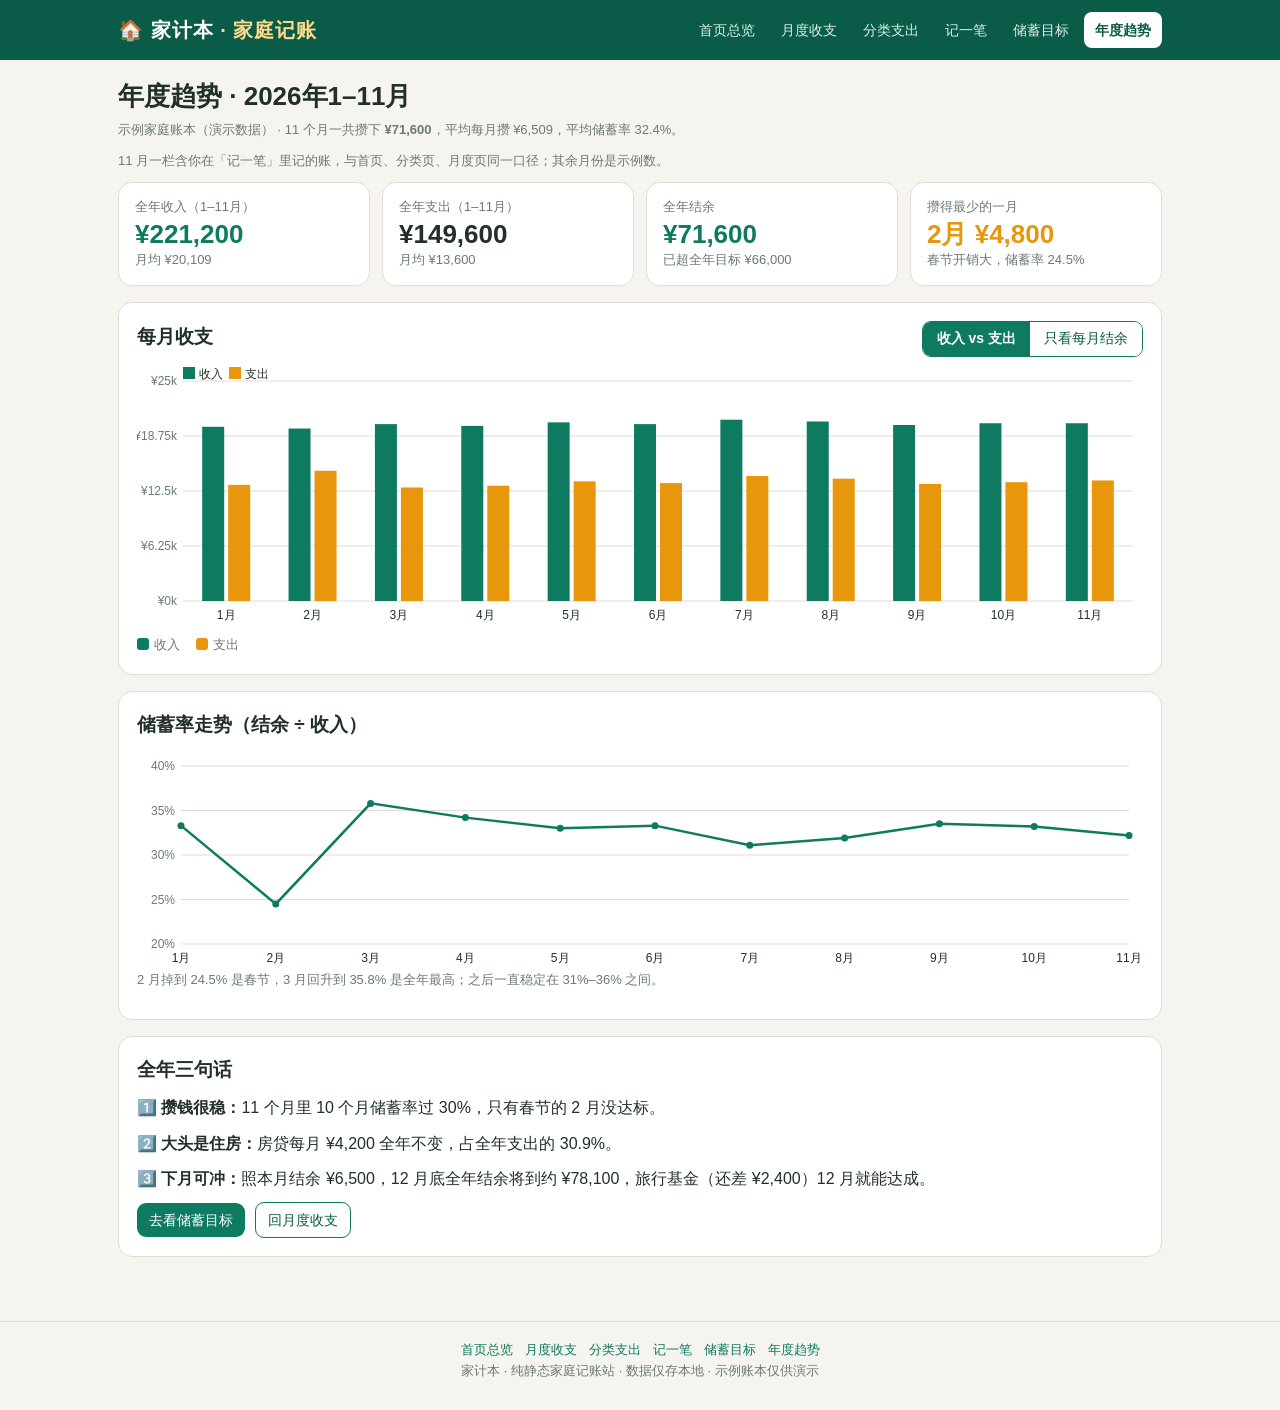
<file: app/trends.html>
<!DOCTYPE html>
<html lang="zh-CN">
<head>
<meta charset="utf-8">
<meta name="viewport" content="width=device-width, initial-scale=1">
<title>家计本 · 年度趋势</title>
<meta name="description" content="2026 年 1–11 月收支趋势：每月收入支出对比、储蓄率曲线、全年攒了多少钱。">
<link rel="stylesheet" href="style.css">
<script src="data.js" defer></script>
<script src="app.js" defer></script>
</head>
<body>
<header class="topbar"><div class="topbar-inner">
  <div class="brand">🏠 家计本 <span>· 家庭记账</span></div>
  <nav>
    <a href="index.html">首页总览</a>
    <a href="overview.html">月度收支</a>
    <a href="categories.html">分类支出</a>
    <a href="add.html">记一笔</a>
    <a href="goals.html">储蓄目标</a>
    <a href="trends.html">年度趋势</a>
  </nav>
</div></header>

<main class="wrap">
  <h1>年度趋势 · 2026年1–11月</h1>
  <p class="small" id="trend-head">示例家庭账本（演示数据） · 11 个月一共攒下 <strong>¥71,600</strong>，平均每月攒 ¥6,509，平均储蓄率 32.4%。</p>
  <p class="small">11 月一栏含你在「记一笔」里记的账，与首页、分类页、月度页同一口径；其余月份是示例数。</p>

  <section class="kpis">
    <div class="kpi good"><div class="label">全年收入（1–11月）</div><div class="value num" id="t-income">¥221,200</div><div class="sub">月均 ¥20,109</div></div>
    <div class="kpi"><div class="label">全年支出（1–11月）</div><div class="value num" id="t-expense">¥149,600</div><div class="sub">月均 ¥13,600</div></div>
    <div class="kpi good"><div class="label">全年结余</div><div class="value num" id="t-save">¥71,600</div><div class="sub">已超全年目标 ¥66,000</div></div>
    <div class="kpi warn"><div class="label">攒得最少的一月</div><div class="value num">2月 ¥4,800</div><div class="sub">春节开销大，储蓄率 24.5%</div></div>
  </section>

  <section class="card">
    <h2>每月收支
      <span class="more"><span class="seg" id="trend-mode">
        <button type="button" data-m="both" class="on">收入 vs 支出</button>
        <button type="button" data-m="save">只看每月结余</button>
      </span></span>
    </h2>
    <canvas id="chart-year" class="chart" role="img" aria-label="2026年每月收支柱状图"></canvas>
    <div class="legend" id="trend-legend"><span><i style="background:#0e7a5f"></i>收入</span><span><i style="background:#e8960c"></i>支出</span></div>
  </section>

  <section class="card">
    <h2>储蓄率走势（结余 ÷ 收入）</h2>
    <canvas id="chart-rate" class="chart" role="img" aria-label="每月储蓄率折线图"></canvas>
    <p class="small">2 月掉到 24.5% 是春节，3 月回升到 35.8% 是全年最高；之后一直稳定在 31%–36% 之间。</p>
  </section>

  <section class="card">
    <h2>全年三句话</h2>
    <p>1️⃣ <strong>攒钱很稳：</strong>11 个月里 10 个月储蓄率过 30%，只有春节的 2 月没达标。</p>
    <p>2️⃣ <strong>大头是住房：</strong>房贷每月 ¥4,200 全年不变，占全年支出的 30.9%。</p>
    <p id="trend-third">3️⃣ <strong>下月可冲：</strong>照每月 ¥6,500 的结余，12 月底全年结余将到约 ¥78,100，旅行基金（还差 ¥2,400）12 月就能达成。</p>
    <div class="btnrow"><a class="btn small" href="goals.html">去看储蓄目标</a><a class="btn ghost small" href="overview.html">回月度收支</a></div>
  </section>
</main>

<footer><nav>
  <a href="index.html">首页总览</a><a href="overview.html">月度收支</a><a href="categories.html">分类支出</a><a href="add.html">记一笔</a><a href="goals.html">储蓄目标</a><a href="trends.html">年度趋势</a>
</nav><p>家计本 · 纯静态家庭记账站 · 数据仅存本地 · 示例账本仅供演示</p></footer>

<script>
function drawSaveBars(cv, labels, vals) {
  var s = setupCanvas(cv, 260), ctx = s.ctx, W = s.w, H = s.h;
  var padL = 46, padR = 10, padT = 14, padB = 26;
  var max = 0; vals.forEach(function (v) { if (v > max) max = v; });
  max = Math.ceil(max / 1000) * 1000;
  ctx.font = "12px sans-serif"; ctx.fillStyle = "#6b7a73"; ctx.strokeStyle = "#e2ddd2";
  for (var g = 0; g <= 4; g++) {
    var y = padT + (H - padT - padB) * g / 4, val = max * (1 - g / 4);
    ctx.beginPath(); ctx.moveTo(padL, y); ctx.lineTo(W - padR, y); ctx.stroke();
    ctx.textAlign = "right"; ctx.fillText("¥" + (val / 1000) + "k", padL - 6, y + 4);
  }
  var cw = (W - padL - padR) / labels.length;
  labels.forEach(function (lb, i) {
    var h = (H - padT - padB) * vals[i] / max, bw = Math.min(30, cw - 16);
    ctx.fillStyle = "#0e7a5f";
    ctx.fillRect(padL + i * cw + (cw - bw) / 2, H - padB - h, bw, h);
    ctx.fillStyle = "#22302b"; ctx.textAlign = "center";
    ctx.fillText(lb, padL + i * cw + cw / 2, H - 8);
  });
}
var mode = "both";
function renderYear() {
  var months = effectiveMonths(); /* 11 月含用户账，其余为示例数 */
  var labels = months.map(function (m) { return m.label; });
  if (mode === "both") {
    drawGroupedBars(document.getElementById("chart-year"), labels,
      months.map(function (m) { return m.income; }),
      months.map(function (m) { return m.expense; }), "收入", "支出");
    document.getElementById("trend-legend").innerHTML =
      "<span><i style=\"background:#0e7a5f\"></i>收入</span><span><i style=\"background:#e8960c\"></i>支出</span>";
  } else {
    drawSaveBars(document.getElementById("chart-year"), labels,
      months.map(function (m) { return m.income - m.expense; }));
    document.getElementById("trend-legend").innerHTML =
      "<span><i style=\"background:#0e7a5f\"></i>每月结余（收入 − 支出）</span>";
  }
}
window.addEventListener("DOMContentLoaded", function () {
  var months = effectiveMonths();
  var yi = 0, ye = 0;
  months.forEach(function (m) { yi += m.income; ye += m.expense; });
  document.getElementById("t-income").textContent = fmt(yi);
  document.getElementById("t-expense").textContent = fmt(ye);
  document.getElementById("t-save").textContent = fmt(yi - ye);
  document.getElementById("trend-head").innerHTML =
    "示例家庭账本（演示数据） · 11 个月一共攒下 <strong>" + fmt(yi - ye) + "</strong>，平均每月攒 " +
    fmt(Math.round((yi - ye) / 11)) + "，平均储蓄率 " + ((yi - ye) / yi * 100).toFixed(1) + "%。";
  var surplus = currentMonthlySurplus();
  document.getElementById("trend-third").innerHTML =
    "3️⃣ <strong>下月可冲：</strong>照本月结余 " + fmt(surplus) + "，12 月底全年结余将到约 " +
    fmt(yi - ye + surplus) + "，旅行基金（还差 " + fmt(8000 - 5600) + "）12 月就能达成。";
  document.querySelectorAll("#trend-mode button").forEach(function (b) {
    b.addEventListener("click", function () {
      mode = b.getAttribute("data-m");
      document.querySelectorAll("#trend-mode button").forEach(function (x) { x.classList.toggle("on", x === b); });
      renderYear();
    });
  });
  renderYear();
  drawLine(document.getElementById("chart-rate"),
    months.map(function (m) { return m.label; }),
    months.map(function (m) { return +((m.income - m.expense) / m.income * 100).toFixed(1); }), "%");
});
</script>
</body>
</html>
</file>
<file: app/style.css>
/* 家计本 · 家庭记账 — 全站样式（纯本地，无外部引用） */
:root{
  --green:#0e7a5f; --green-dark:#0a5c48; --green-soft:#e3f1ea;
  --amber:#e8960c; --amber-soft:#fdf1d7; --red:#c0392b; --red-soft:#fbeae7;
  --ink:#22302b; --muted:#6b7a73; --line:#e2ddd2; --paper:#f6f4ef;
  --card:#ffffff; --radius:14px;
}
*{box-sizing:border-box}
html{-webkit-text-size-adjust:100%}
body{margin:0;font-family:-apple-system,BlinkMacSystemFont,"PingFang SC","Hiragino Sans GB","Microsoft YaHei","Noto Sans SC",sans-serif;background:var(--paper);color:var(--ink);line-height:1.6}
a{color:var(--green);text-decoration:none}
a:hover{text-decoration:underline}
h1{font-size:26px;line-height:1.3;margin:0 0 6px}
h2{font-size:19px;margin:0 0 10px}
h3{font-size:16px;margin:0 0 8px}
p{margin:0 0 10px}
.small{font-size:13px;color:var(--muted)}
.num{font-variant-numeric:tabular-nums}

/* 顶栏 */
.topbar{background:var(--green-dark);color:#fff;position:sticky;top:0;z-index:20}
.topbar-inner{max-width:1080px;margin:0 auto;padding:12px 18px;display:flex;align-items:center;gap:16px;flex-wrap:wrap}
.brand{font-size:20px;font-weight:800;letter-spacing:1px;white-space:nowrap}
.brand span{color:#ffd98a}
.topbar nav{display:flex;gap:4px;flex-wrap:wrap;margin-left:auto}
.topbar nav a{color:#dcefe7;padding:7px 11px;border-radius:8px;font-size:14px;white-space:nowrap}
.topbar nav a:hover{background:rgba(255,255,255,.14);text-decoration:none}
.topbar nav a.active{background:#fff;color:var(--green-dark);font-weight:700}

/* 布局 */
.wrap{max-width:1080px;margin:0 auto;padding:20px 18px 48px}
.hero{background:linear-gradient(135deg,#0e7a5f,#149a76);color:#fff;border-radius:var(--radius);padding:22px 22px 18px;margin-bottom:16px}
.hero h1{color:#fff}
.hero p{color:#d8efe4;margin-bottom:0}
.hero .month{font-size:13px;opacity:.9}
.kpis{display:grid;grid-template-columns:repeat(4,1fr);gap:12px;margin-bottom:16px}
.kpi{background:var(--card);border:1px solid var(--line);border-radius:var(--radius);padding:14px 16px}
.kpi .label{font-size:13px;color:var(--muted)}
.kpi .value{font-size:26px;font-weight:800;line-height:1.25}
.kpi .sub{font-size:13px;color:var(--muted)}
.kpi.good .value{color:var(--green)}
.kpi.warn .value{color:var(--amber)}
.grid2{display:grid;grid-template-columns:1.2fr .8fr;gap:16px;margin-bottom:16px}
.grid2eq{display:grid;grid-template-columns:1fr 1fr;gap:16px;margin-bottom:16px}
.card{background:var(--card);border:1px solid var(--line);border-radius:var(--radius);padding:18px;margin-bottom:16px}
.card h2{display:flex;align-items:baseline;gap:8px;flex-wrap:wrap}
.card h2 .more{margin-left:auto;font-size:13px;font-weight:400}
canvas.chart{width:100%;height:auto;display:block}
.legend{display:flex;flex-wrap:wrap;gap:6px 16px;font-size:13px;color:var(--muted);margin-top:8px}
.legend i{display:inline-block;width:12px;height:12px;border-radius:3px;margin-right:5px;vertical-align:-1px}

/* 表格 */
table{width:100%;border-collapse:collapse;font-size:14px}
th,td{padding:9px 8px;text-align:left;border-bottom:1px solid var(--line)}
th{color:var(--muted);font-weight:600;font-size:13px}
td.num,th.num{text-align:right}
tr:last-child td{border-bottom:none}
.pos{color:var(--green);font-weight:700}
.neg{color:var(--red);font-weight:700}
.tag{display:inline-block;font-size:12px;padding:2px 8px;border-radius:99px;background:var(--green-soft);color:var(--green-dark)}
.tag.over{background:var(--red-soft);color:var(--red)}
.tag.save{background:var(--amber-soft);color:#8a5a00}
/* 可点行：月度页 1–11 月逐月表，点一行就切到那个月 */
tr.clickable{cursor:pointer}
tr.clickable:hover td{background:var(--green-soft)}
tr.clickable.sel td{background:var(--green-soft);font-weight:700}

/* 按钮与表单 */
.btn{display:inline-block;background:var(--green);color:#fff;border:none;border-radius:9px;padding:10px 18px;font-size:15px;cursor:pointer;font-family:inherit}
.btn:hover{background:var(--green-dark);text-decoration:none}
.btn.ghost{background:#fff;color:var(--green-dark);border:1px solid var(--green)}
.btn.danger{background:#fff;color:var(--red);border:1px solid var(--red);padding:5px 10px;font-size:13px}
.btn.small{padding:6px 12px;font-size:14px}
.btnrow{display:flex;gap:10px;flex-wrap:wrap;align-items:center}
label{display:block;font-size:14px;font-weight:600;margin:14px 0 5px}
input,select,textarea{width:100%;padding:10px 12px;border:1px solid #cfc9ba;border-radius:9px;font-size:15px;font-family:inherit;background:#fff;color:var(--ink)}
input:focus,select:focus,textarea:focus{outline:2px solid var(--green);outline-offset:1px}
.formgrid{display:grid;grid-template-columns:1fr 1fr;gap:0 16px}
.seg{display:inline-flex;border:1px solid var(--green);border-radius:9px;overflow:hidden}
.seg button{background:#fff;color:var(--green-dark);border:none;padding:8px 14px;font-size:14px;cursor:pointer;font-family:inherit}
.seg button.on{background:var(--green);color:#fff;font-weight:700}
.chips{display:flex;gap:8px;flex-wrap:wrap}
.chip{border:1px solid var(--line);background:#fff;border-radius:99px;padding:6px 13px;font-size:14px;cursor:pointer;font-family:inherit;color:var(--ink)}
.chip.on{background:var(--green);color:#fff;border-color:var(--green);font-weight:700}

/* 进度条 */
.bar{height:12px;background:#ece8dd;border-radius:99px;overflow:hidden}
.bar > i{display:block;height:100%;background:var(--green);border-radius:99px}
.bar > i.amber{background:var(--amber)}
.goal{border:1px solid var(--line);border-radius:12px;padding:14px 16px;margin-bottom:12px}
.goal .g-head{display:flex;justify-content:space-between;gap:10px;flex-wrap:wrap;font-weight:700}
.goal .g-num{font-size:13px;color:var(--muted);margin:6px 0}
.donut-wrap{display:flex;gap:18px;align-items:center;flex-wrap:wrap}
.donut-wrap svg{flex:0 0 auto}
.notice{background:var(--amber-soft);border:1px solid #f0d48a;border-radius:10px;padding:12px 14px;font-size:14px;margin-bottom:16px}
.notice.green{background:var(--green-soft);border-color:#bcdccb}
footer{border-top:1px solid var(--line);padding:18px;color:var(--muted);font-size:13px;text-align:center}
footer nav a{margin:0 6px}

/* 手机 */
@media (max-width:720px){
  h1{font-size:22px}
  .kpis{grid-template-columns:1fr 1fr}
  .grid2,.grid2eq{grid-template-columns:1fr}
  .formgrid{grid-template-columns:1fr}
  .topbar-inner{padding:10px 12px;gap:8px}
  .topbar nav{margin-left:0}
  .topbar nav a{padding:6px 8px;font-size:13px}
  .wrap{padding:14px 12px 40px}
  .hero{padding:16px}
  table{font-size:13px}
  th,td{padding:7px 5px}
}
</file>
